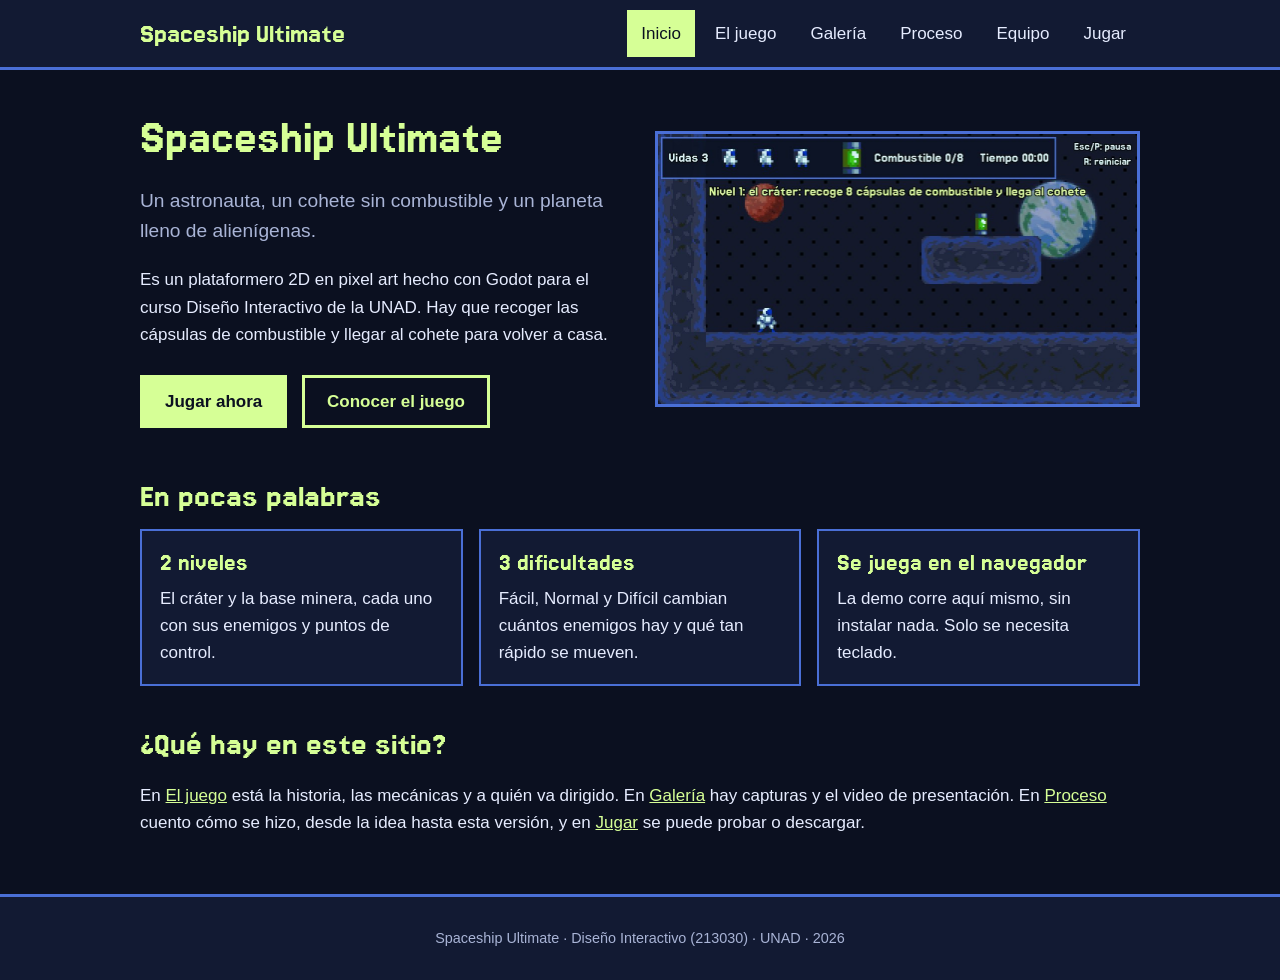
<file: index.html>
<!DOCTYPE html>
<html lang="es">
<head>
  <meta charset="UTF-8">
  <meta name="viewport" content="width=device-width, initial-scale=1.0">
  <meta name="description" content="Spaceship Ultimate, un plataformero 2D en pixel art hecho en Godot.">
  <title>Inicio | Spaceship Ultimate</title>
  <link rel="icon" href="img/icono.png">
  <link rel="preconnect" href="https://fonts.googleapis.com">
  <link rel="preconnect" href="https://fonts.gstatic.com" crossorigin>
  <link href="https://fonts.googleapis.com/css2?family=Jersey+15&display=swap" rel="stylesheet">
  <link rel="stylesheet" href="css/estilos.css">
</head>
<body>
  <header>
    <div class="contenedor barra">
      <a class="logo" href="index.html">Spaceship Ultimate</a>
      <button class="boton-menu" aria-label="Abrir el menú">☰</button>
      <nav>
        <ul>
        <li><a href="index.html" class="activo">Inicio</a></li>
        <li><a href="juego.html">El juego</a></li>
        <li><a href="galeria.html">Galería</a></li>
        <li><a href="proceso.html">Proceso</a></li>
        <li><a href="equipo.html">Equipo</a></li>
        <li><a href="jugar.html">Jugar</a></li>
        </ul>
      </nav>
    </div>
  </header>

  <main class="contenedor">

    <section class="portada">
      <div>
        <h1>Spaceship Ultimate</h1>
        <p class="lema">Un astronauta, un cohete sin combustible y un planeta lleno de alienígenas.</p>
        <p>Es un plataformero 2D en pixel art hecho con Godot para el curso Diseño Interactivo de la UNAD.
          Hay que recoger las cápsulas de combustible y llegar al cohete para volver a casa.</p>
        <a class="boton principal" href="jugar.html">Jugar ahora</a>
        <a class="boton" href="juego.html">Conocer el juego</a>
      </div>
      <div>
        <img class="marco" src="img/nivel_1.jpg" alt="El astronauta en el nivel 1, con el HUD de vidas, combustible y tiempo">
      </div>
    </section>

    <section class="aparecer">
      <h2>En pocas palabras</h2>
      <div class="tarjetas">
        <div class="tarjeta">
          <h3>2 niveles</h3>
          <p>El cráter y la base minera, cada uno con sus enemigos y puntos de control.</p>
        </div>
        <div class="tarjeta">
          <h3>3 dificultades</h3>
          <p>Fácil, Normal y Difícil cambian cuántos enemigos hay y qué tan rápido se mueven.</p>
        </div>
        <div class="tarjeta">
          <h3>Se juega en el navegador</h3>
          <p>La demo corre aquí mismo, sin instalar nada. Solo se necesita teclado.</p>
        </div>
      </div>
    </section>

    <section class="aparecer">
      <h2>¿Qué hay en este sitio?</h2>
      <p>En <a href="juego.html">El juego</a> está la historia, las mecánicas y a quién va dirigido.
        En <a href="galeria.html">Galería</a> hay capturas y el video de presentación.
        En <a href="proceso.html">Proceso</a> cuento cómo se hizo, desde la idea hasta esta versión,
        y en <a href="jugar.html">Jugar</a> se puede probar o descargar.</p>
    </section>

  </main>

  <footer>
    <p>Spaceship Ultimate · Diseño Interactivo (213030) · UNAD · <span id="anio"></span></p>
  </footer>

  <script src="js/main.js"></script>
</body>
</html>
</file>
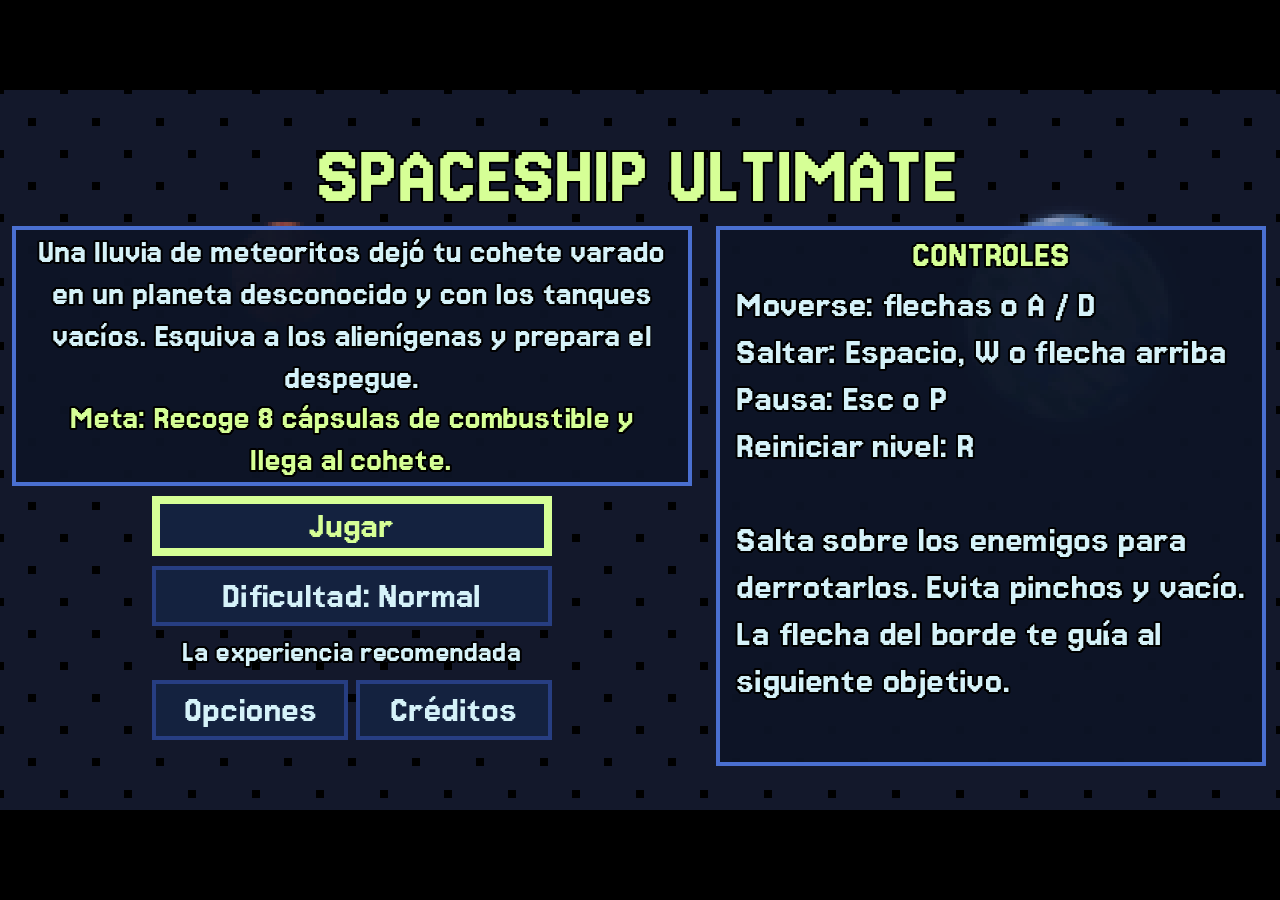
<file: demo/index.html>
<!DOCTYPE html>
<html lang="en">
	<head>
		<meta charset="utf-8">
		<meta name="viewport" content="width=device-width, user-scalable=no, initial-scale=1.0">
		<title>Spaceship Ultimate</title>
		<style>
html, body, #canvas {
	margin: 0;
	padding: 0;
	border: 0;
}

body {
	color: white;
	background-color: black;
	overflow: hidden;
	touch-action: none;
}

#canvas {
	display: block;
}

#canvas:focus {
	outline: none;
}

#status, #status-splash, #status-progress {
	position: absolute;
	left: 0;
	right: 0;
}

#status, #status-splash {
	top: 0;
	bottom: 0;
}

#status {
	background-color: #242424;
	display: flex;
	flex-direction: column;
	justify-content: center;
	align-items: center;
	visibility: hidden;
}

#status-splash {
	max-height: 100%;
	max-width: 100%;
	margin: auto;
}

#status-progress, #status-notice {
	display: none;
}

#status-progress {
	bottom: 10%;
	width: 50%;
	margin: 0 auto;
}

#status-notice {
	background-color: #5b3943;
	border-radius: 0.5rem;
	border: 1px solid #9b3943;
	color: #e0e0e0;
	font-family: 'Noto Sans', 'Droid Sans', Arial, sans-serif;
	line-height: 1.3;
	margin: 0 2rem;
	overflow: hidden;
	padding: 1rem;
	text-align: center;
	z-index: 1;
}
		</style>
		<link id="-gd-engine-icon" rel="icon" type="image/png" href="index.icon.png" />
<link rel="apple-touch-icon" href="index.apple-touch-icon.png"/>

	</head>
	<body>
		<canvas id="canvas">
			Your browser does not support the canvas tag.
		</canvas>

		<noscript>
			Your browser does not support JavaScript.
		</noscript>

		<div id="status">
			<img id="status-splash" src="index.png" alt="">
			<progress id="status-progress"></progress>
			<div id="status-notice"></div>
		</div>

		<script src="index.js"></script>
		<script>
const GODOT_CONFIG = {"args":[],"canvasResizePolicy":2,"ensureCrossOriginIsolationHeaders":true,"executable":"index","experimentalVK":false,"fileSizes":{"index.pck":4426736,"index.wasm":35376909},"focusCanvas":true,"gdextensionLibs":[]};
const GODOT_THREADS_ENABLED = false;
const engine = new Engine(GODOT_CONFIG);

(function () {
	const statusOverlay = document.getElementById('status');
	const statusProgress = document.getElementById('status-progress');
	const statusNotice = document.getElementById('status-notice');

	let initializing = true;
	let statusMode = '';

	function setStatusMode(mode) {
		if (statusMode === mode || !initializing) {
			return;
		}
		if (mode === 'hidden') {
			statusOverlay.remove();
			initializing = false;
			return;
		}
		statusOverlay.style.visibility = 'visible';
		statusProgress.style.display = mode === 'progress' ? 'block' : 'none';
		statusNotice.style.display = mode === 'notice' ? 'block' : 'none';
		statusMode = mode;
	}

	function setStatusNotice(text) {
		while (statusNotice.lastChild) {
			statusNotice.removeChild(statusNotice.lastChild);
		}
		const lines = text.split('\n');
		lines.forEach((line) => {
			statusNotice.appendChild(document.createTextNode(line));
			statusNotice.appendChild(document.createElement('br'));
		});
	}

	function displayFailureNotice(err) {
		console.error(err);
		if (err instanceof Error) {
			setStatusNotice(err.message);
		} else if (typeof err === 'string') {
			setStatusNotice(err);
		} else {
			setStatusNotice('An unknown error occured');
		}
		setStatusMode('notice');
		initializing = false;
	}

	const missing = Engine.getMissingFeatures({
		threads: GODOT_THREADS_ENABLED,
	});

	if (missing.length !== 0) {
		if (GODOT_CONFIG['serviceWorker'] && GODOT_CONFIG['ensureCrossOriginIsolationHeaders'] && 'serviceWorker' in navigator) {
			// There's a chance that installing the service worker would fix the issue
			Promise.race([
				navigator.serviceWorker.getRegistration().then((registration) => {
					if (registration != null) {
						return Promise.reject(new Error('Service worker already exists.'));
					}
					return registration;
				}).then(() => engine.installServiceWorker()),
				// For some reason, `getRegistration()` can stall
				new Promise((resolve) => {
					setTimeout(() => resolve(), 2000);
				}),
			]).catch((err) => {
				console.error('Error while registering service worker:', err);
			}).then(() => {
				window.location.reload();
			});
		} else {
			// Display the message as usual
			const missingMsg = 'Error\nThe following features required to run Godot projects on the Web are missing:\n';
			displayFailureNotice(missingMsg + missing.join('\n'));
		}
	} else {
		setStatusMode('progress');
		engine.startGame({
			'onProgress': function (current, total) {
				if (current > 0 && total > 0) {
					statusProgress.value = current;
					statusProgress.max = total;
				} else {
					statusProgress.removeAttribute('value');
					statusProgress.removeAttribute('max');
				}
			},
		}).then(() => {
			setStatusMode('hidden');
		}, displayFailureNotice);
	}
}());
		</script>
	</body>
</html>
</file>
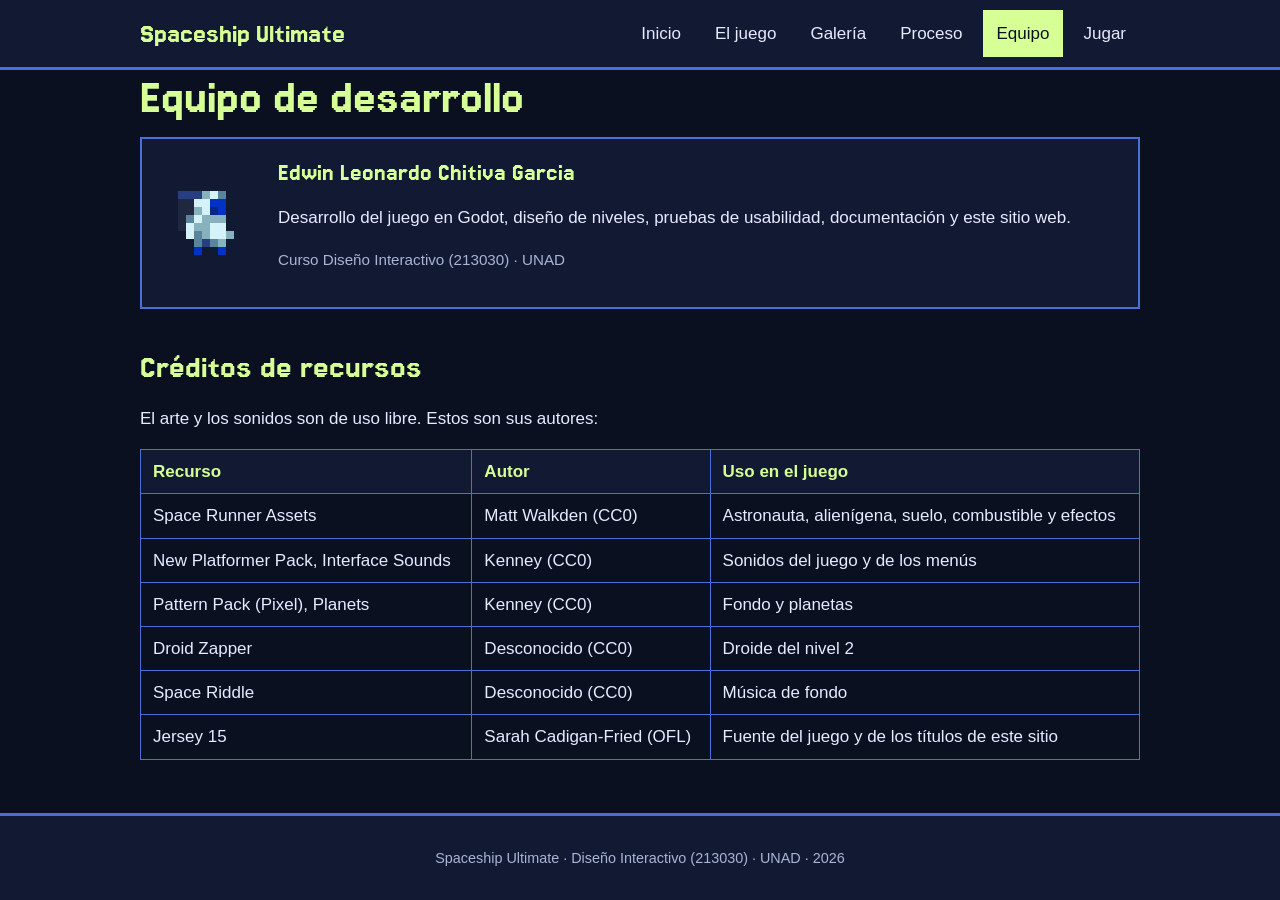
<file: equipo.html>
<!DOCTYPE html>
<html lang="es">
<head>
  <meta charset="UTF-8">
  <meta name="viewport" content="width=device-width, initial-scale=1.0">
  <meta name="description" content="Equipo de desarrollo y créditos de Spaceship Ultimate.">
  <title>Equipo | Spaceship Ultimate</title>
  <link rel="icon" href="img/icono.png">
  <link rel="preconnect" href="https://fonts.googleapis.com">
  <link rel="preconnect" href="https://fonts.gstatic.com" crossorigin>
  <link href="https://fonts.googleapis.com/css2?family=Jersey+15&display=swap" rel="stylesheet">
  <link rel="stylesheet" href="css/estilos.css">
</head>
<body>
  <header>
    <div class="contenedor barra">
      <a class="logo" href="index.html">Spaceship Ultimate</a>
      <button class="boton-menu" aria-label="Abrir el menú">☰</button>
      <nav>
        <ul>
        <li><a href="index.html">Inicio</a></li>
        <li><a href="juego.html">El juego</a></li>
        <li><a href="galeria.html">Galería</a></li>
        <li><a href="proceso.html">Proceso</a></li>
        <li><a href="equipo.html" class="activo">Equipo</a></li>
        <li><a href="jugar.html">Jugar</a></li>
        </ul>
      </nav>
    </div>
  </header>

  <main class="contenedor">

    <h1>Equipo de desarrollo</h1>

    <section class="persona">
      <img src="img/astronauta.png" alt="El astronauta del juego">
      <div>
        <h3>Edwin Leonardo Chitiva Garcia</h3>
        <p>Desarrollo del juego en Godot, diseño de niveles, pruebas de usabilidad, documentación y este sitio web.</p>
        <p class="nota">Curso Diseño Interactivo (213030) · UNAD</p>
      </div>
    </section>

    <section class="aparecer">
      <h2>Créditos de recursos</h2>
      <p>El arte y los sonidos son de uso libre. Estos son sus autores:</p>
      <table>
        <tr><th>Recurso</th><th>Autor</th><th>Uso en el juego</th></tr>
        <tr><td>Space Runner Assets</td><td>Matt Walkden (CC0)</td><td>Astronauta, alienígena, suelo, combustible y efectos</td></tr>
        <tr><td>New Platformer Pack, Interface Sounds</td><td>Kenney (CC0)</td><td>Sonidos del juego y de los menús</td></tr>
        <tr><td>Pattern Pack (Pixel), Planets</td><td>Kenney (CC0)</td><td>Fondo y planetas</td></tr>
        <tr><td>Droid Zapper</td><td>Desconocido (CC0)</td><td>Droide del nivel 2</td></tr>
        <tr><td>Space Riddle</td><td>Desconocido (CC0)</td><td>Música de fondo</td></tr>
        <tr><td>Jersey 15</td><td>Sarah Cadigan-Fried (OFL)</td><td>Fuente del juego y de los títulos de este sitio</td></tr>
      </table>
    </section>

  </main>

  <footer>
    <p>Spaceship Ultimate · Diseño Interactivo (213030) · UNAD · <span id="anio"></span></p>
  </footer>

  <script src="js/main.js"></script>
</body>
</html>
</file>
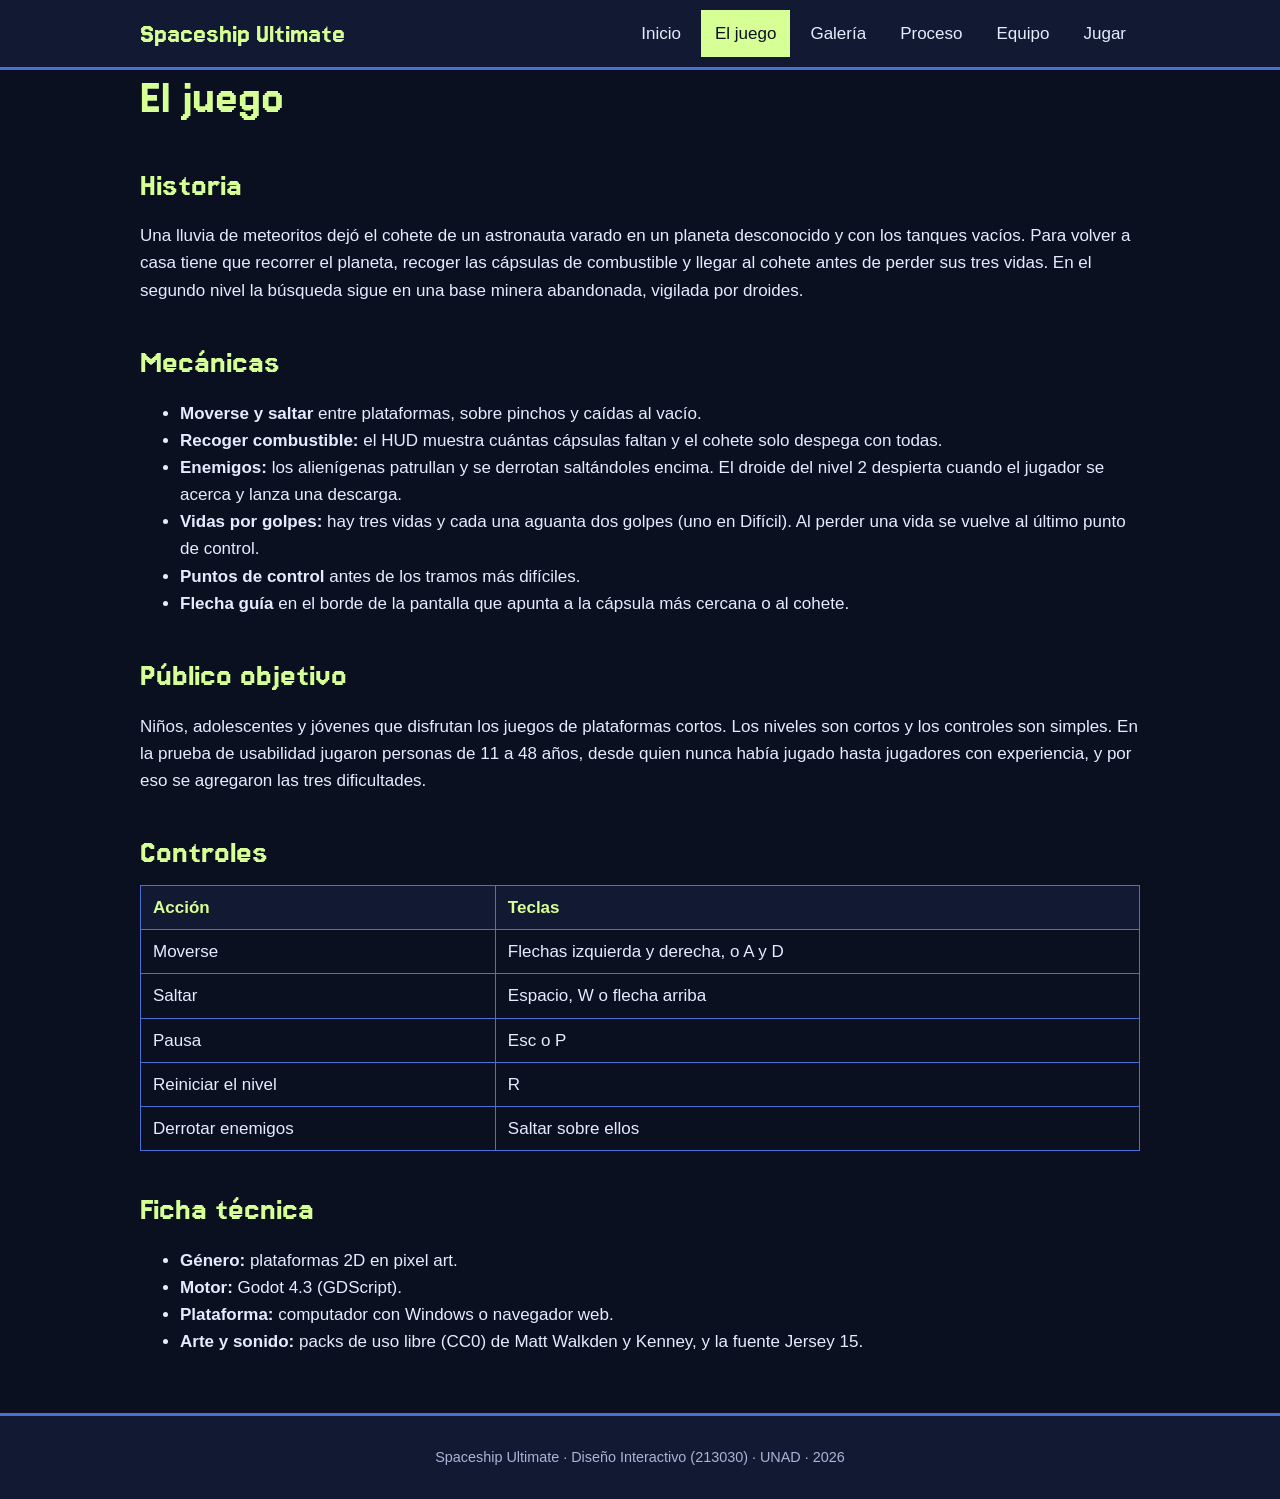
<file: juego.html>
<!DOCTYPE html>
<html lang="es">
<head>
  <meta charset="UTF-8">
  <meta name="viewport" content="width=device-width, initial-scale=1.0">
  <meta name="description" content="Historia, mecánicas, público objetivo y controles de Spaceship Ultimate.">
  <title>El juego | Spaceship Ultimate</title>
  <link rel="icon" href="img/icono.png">
  <link rel="preconnect" href="https://fonts.googleapis.com">
  <link rel="preconnect" href="https://fonts.gstatic.com" crossorigin>
  <link href="https://fonts.googleapis.com/css2?family=Jersey+15&display=swap" rel="stylesheet">
  <link rel="stylesheet" href="css/estilos.css">
</head>
<body>
  <header>
    <div class="contenedor barra">
      <a class="logo" href="index.html">Spaceship Ultimate</a>
      <button class="boton-menu" aria-label="Abrir el menú">☰</button>
      <nav>
        <ul>
        <li><a href="index.html">Inicio</a></li>
        <li><a href="juego.html" class="activo">El juego</a></li>
        <li><a href="galeria.html">Galería</a></li>
        <li><a href="proceso.html">Proceso</a></li>
        <li><a href="equipo.html">Equipo</a></li>
        <li><a href="jugar.html">Jugar</a></li>
        </ul>
      </nav>
    </div>
  </header>

  <main class="contenedor">

    <h1>El juego</h1>

    <section>
      <h2>Historia</h2>
      <p>Una lluvia de meteoritos dejó el cohete de un astronauta varado en un planeta desconocido y con los
        tanques vacíos. Para volver a casa tiene que recorrer el planeta, recoger las cápsulas de combustible
        y llegar al cohete antes de perder sus tres vidas. En el segundo nivel la búsqueda sigue en una base
        minera abandonada, vigilada por droides.</p>
    </section>

    <section class="aparecer">
      <h2>Mecánicas</h2>
      <ul>
        <li><strong>Moverse y saltar</strong> entre plataformas, sobre pinchos y caídas al vacío.</li>
        <li><strong>Recoger combustible:</strong> el HUD muestra cuántas cápsulas faltan y el cohete solo despega con todas.</li>
        <li><strong>Enemigos:</strong> los alienígenas patrullan y se derrotan saltándoles encima. El droide del nivel 2
          despierta cuando el jugador se acerca y lanza una descarga.</li>
        <li><strong>Vidas por golpes:</strong> hay tres vidas y cada una aguanta dos golpes (uno en Difícil).
          Al perder una vida se vuelve al último punto de control.</li>
        <li><strong>Puntos de control</strong> antes de los tramos más difíciles.</li>
        <li><strong>Flecha guía</strong> en el borde de la pantalla que apunta a la cápsula más cercana o al cohete.</li>
      </ul>
    </section>

    <section class="aparecer">
      <h2>Público objetivo</h2>
      <p>Niños, adolescentes y jóvenes que disfrutan los juegos de plataformas cortos. Los niveles son
        cortos y los controles son simples. En la prueba de usabilidad jugaron personas de 11 a 48 años, desde
        quien nunca había jugado hasta jugadores con experiencia, y por eso se agregaron las tres dificultades.</p>
    </section>

    <section class="aparecer">
      <h2>Controles</h2>
      <table>
        <tr><th>Acción</th><th>Teclas</th></tr>
        <tr><td>Moverse</td><td>Flechas izquierda y derecha, o A y D</td></tr>
        <tr><td>Saltar</td><td>Espacio, W o flecha arriba</td></tr>
        <tr><td>Pausa</td><td>Esc o P</td></tr>
        <tr><td>Reiniciar el nivel</td><td>R</td></tr>
        <tr><td>Derrotar enemigos</td><td>Saltar sobre ellos</td></tr>
      </table>
    </section>

    <section class="aparecer">
      <h2>Ficha técnica</h2>
      <ul>
        <li><strong>Género:</strong> plataformas 2D en pixel art.</li>
        <li><strong>Motor:</strong> Godot 4.3 (GDScript).</li>
        <li><strong>Plataforma:</strong> computador con Windows o navegador web.</li>
        <li><strong>Arte y sonido:</strong> packs de uso libre (CC0) de Matt Walkden y Kenney, y la fuente Jersey 15.</li>
      </ul>
    </section>

  </main>

  <footer>
    <p>Spaceship Ultimate · Diseño Interactivo (213030) · UNAD · <span id="anio"></span></p>
  </footer>

  <script src="js/main.js"></script>
</body>
</html>
</file>
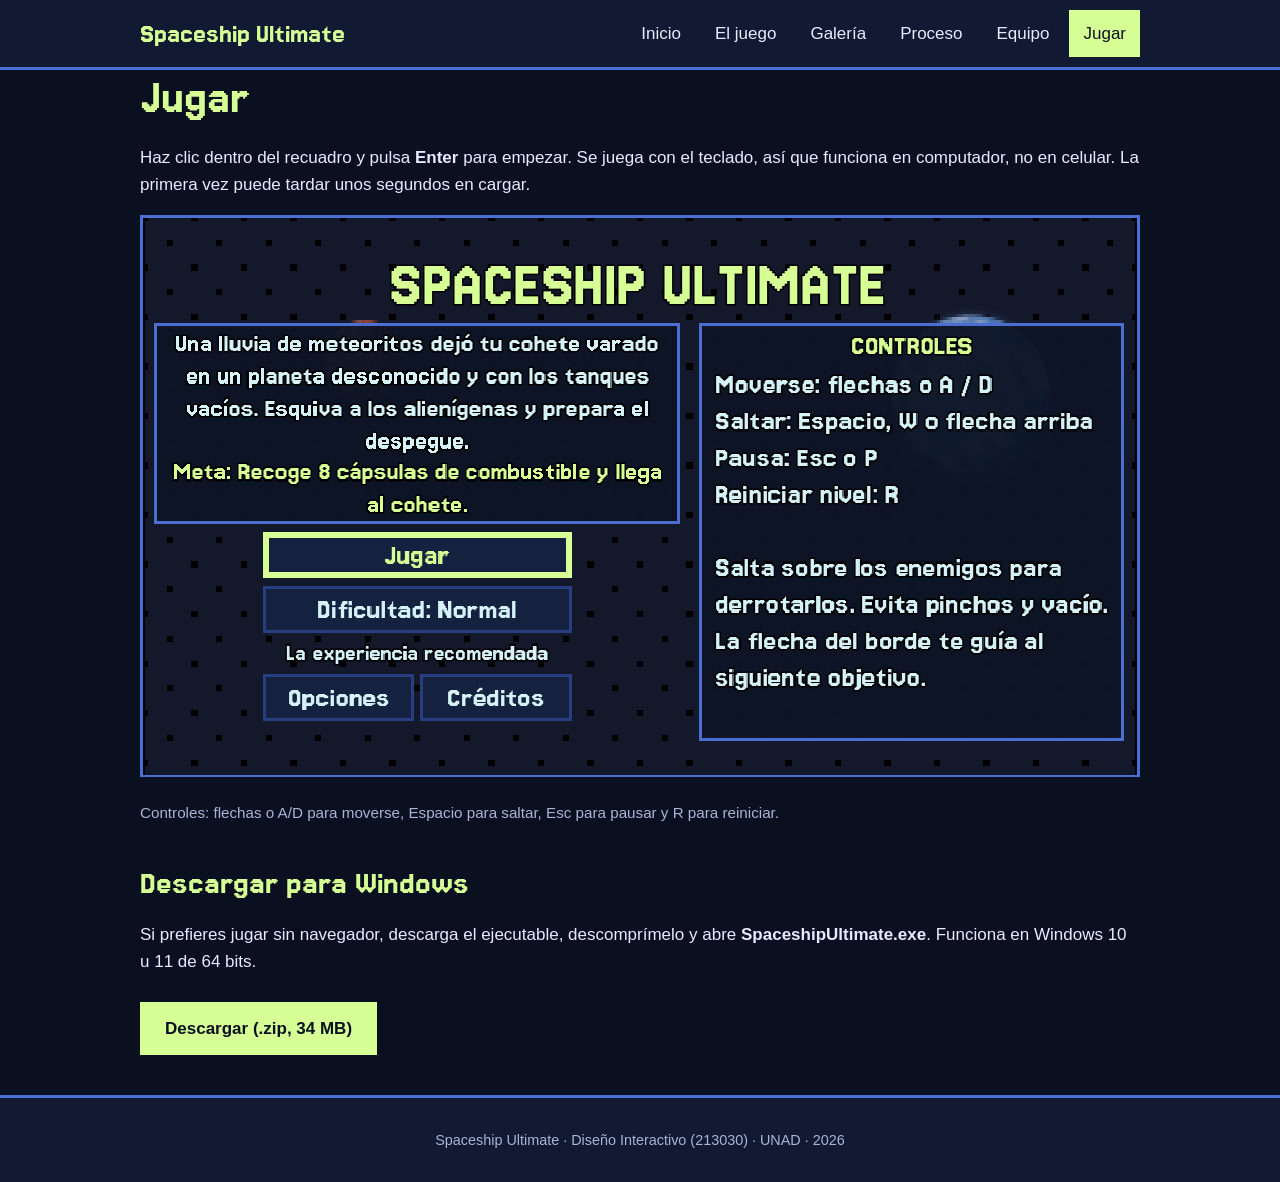
<file: jugar.html>
<!DOCTYPE html>
<html lang="es">
<head>
  <meta charset="UTF-8">
  <meta name="viewport" content="width=device-width, initial-scale=1.0">
  <meta name="description" content="Demo jugable de Spaceship Ultimate en el navegador y descarga para Windows.">
  <title>Jugar | Spaceship Ultimate</title>
  <link rel="icon" href="img/icono.png">
  <link rel="preconnect" href="https://fonts.googleapis.com">
  <link rel="preconnect" href="https://fonts.gstatic.com" crossorigin>
  <link href="https://fonts.googleapis.com/css2?family=Jersey+15&display=swap" rel="stylesheet">
  <link rel="stylesheet" href="css/estilos.css">
</head>
<body>
  <header>
    <div class="contenedor barra">
      <a class="logo" href="index.html">Spaceship Ultimate</a>
      <button class="boton-menu" aria-label="Abrir el menú">☰</button>
      <nav>
        <ul>
        <li><a href="index.html">Inicio</a></li>
        <li><a href="juego.html">El juego</a></li>
        <li><a href="galeria.html">Galería</a></li>
        <li><a href="proceso.html">Proceso</a></li>
        <li><a href="equipo.html">Equipo</a></li>
        <li><a href="jugar.html" class="activo">Jugar</a></li>
        </ul>
      </nav>
    </div>
  </header>

  <main class="contenedor">

    <h1>Jugar</h1>

    <section>
      <p>Haz clic dentro del recuadro y pulsa <strong>Enter</strong> para empezar. Se juega con el teclado,
        así que funciona en computador, no en celular. La primera vez puede tardar unos segundos en cargar.</p>
      <iframe class="demo" src="demo/index.html" title="Demo jugable de Spaceship Ultimate"></iframe>
      <p class="nota">Controles: flechas o A/D para moverse, Espacio para saltar, Esc para pausar y R para reiniciar.</p>
    </section>

    <section class="aparecer">
      <h2>Descargar para Windows</h2>
      <p>Si prefieres jugar sin navegador, descarga el ejecutable, descomprímelo y abre
        <strong>SpaceshipUltimate.exe</strong>. Funciona en Windows 10 u 11 de 64 bits.</p>
      <a class="boton principal" href="descargas/SpaceshipUltimate.zip" download>Descargar (.zip, 34 MB)</a>
    </section>

  </main>

  <footer>
    <p>Spaceship Ultimate · Diseño Interactivo (213030) · UNAD · <span id="anio"></span></p>
  </footer>

  <script src="js/main.js"></script>
</body>
</html>
</file>
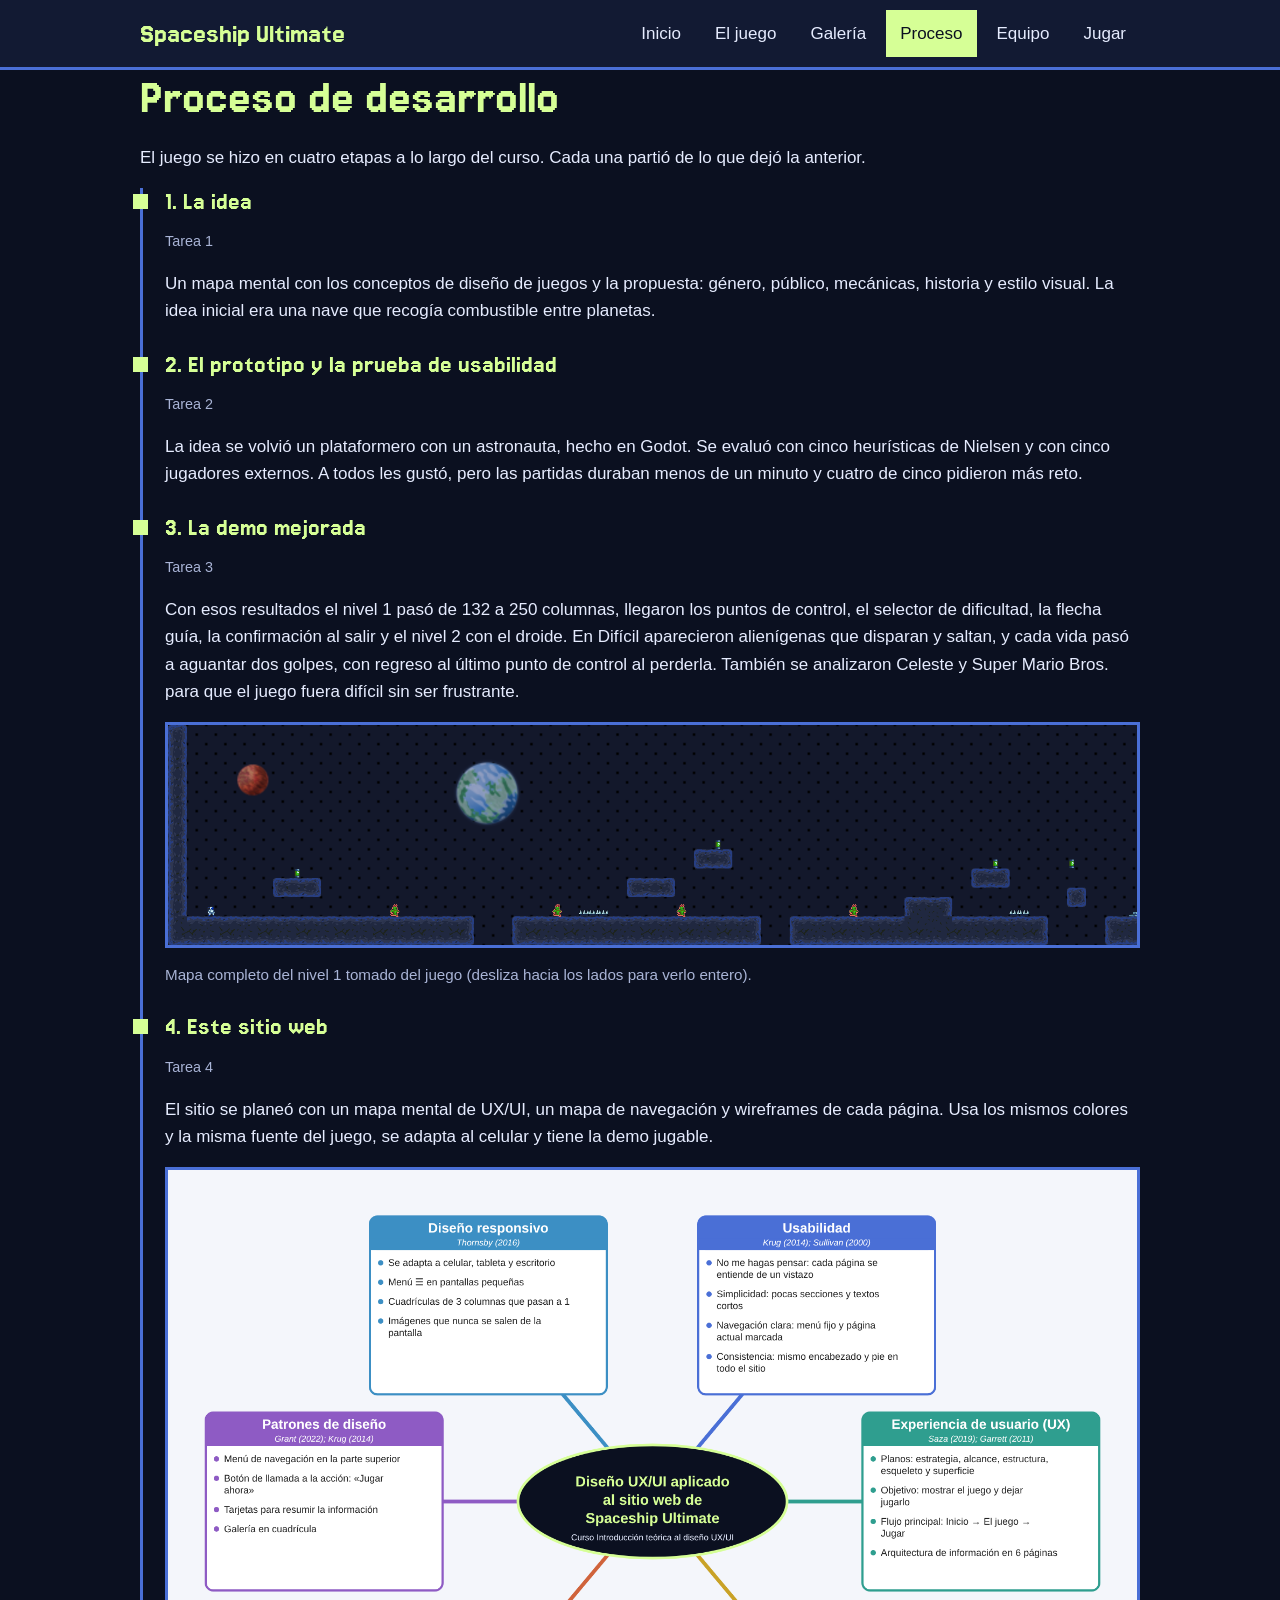
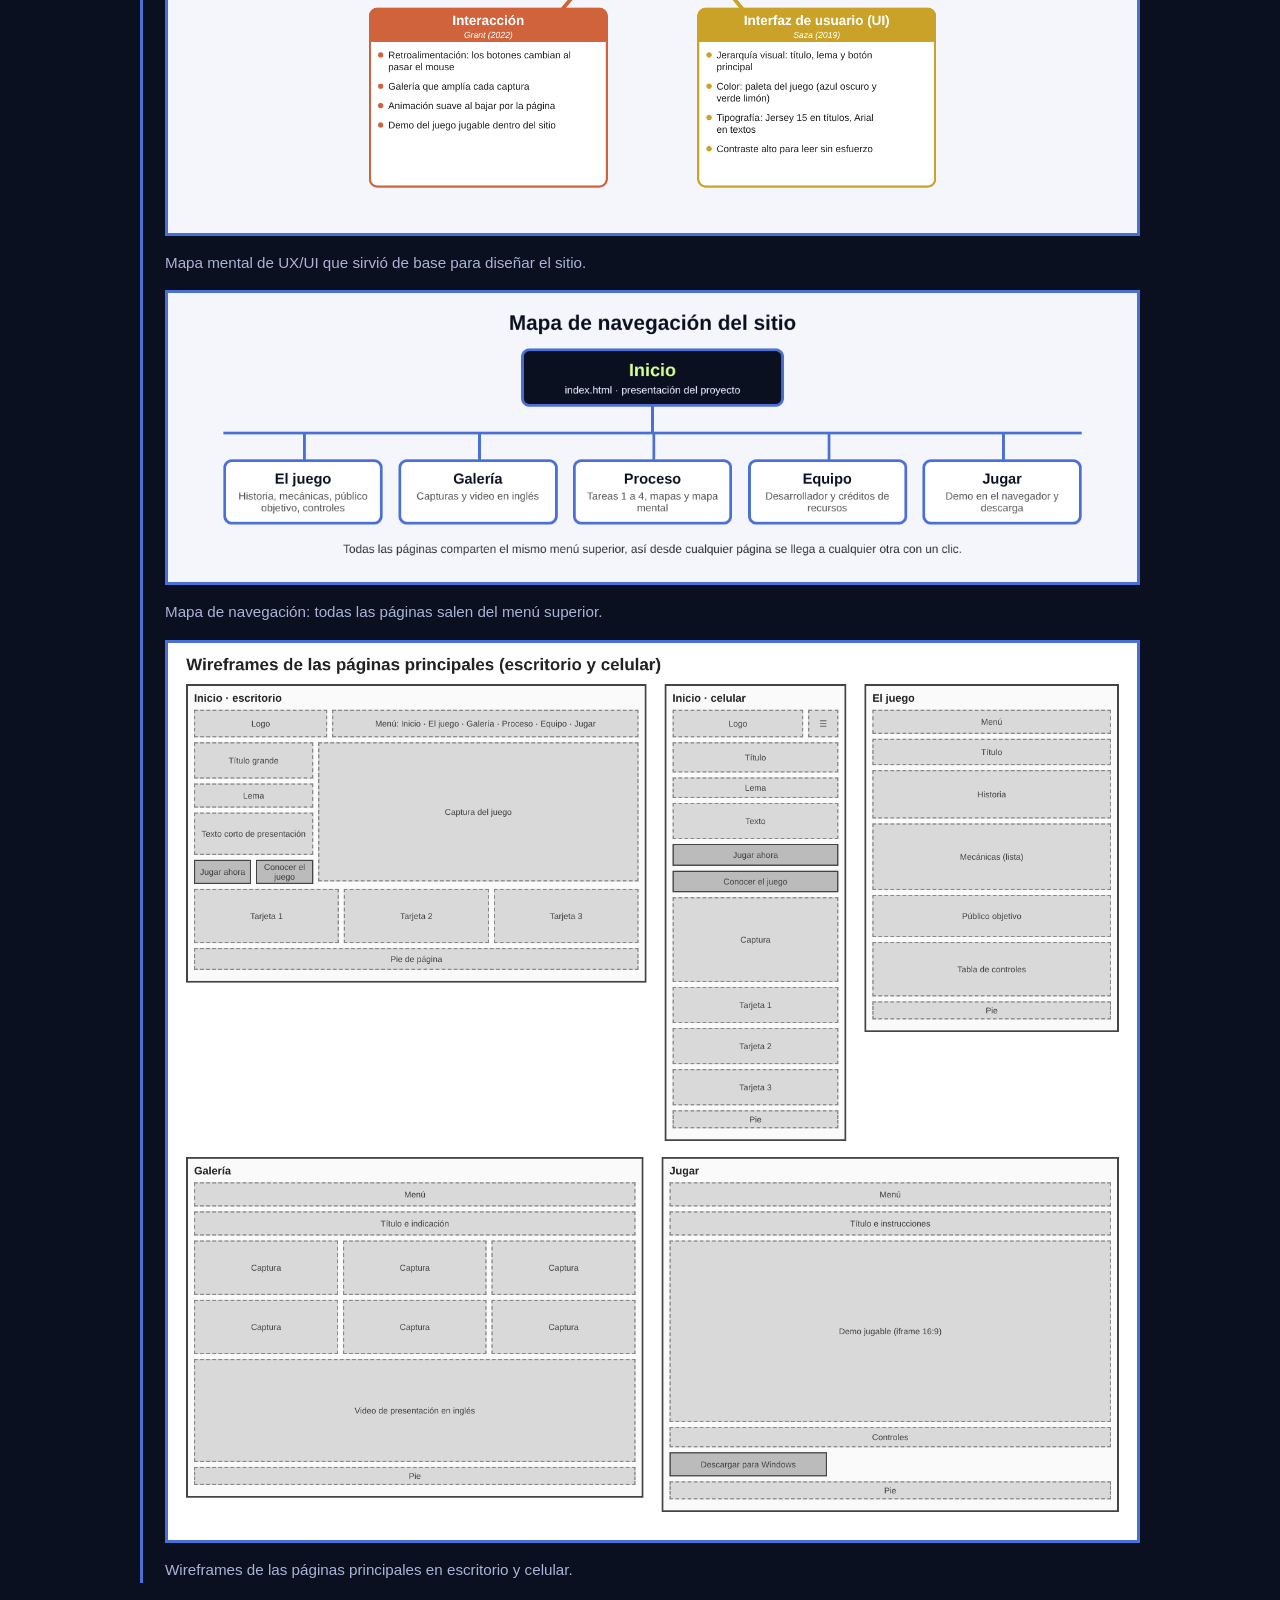
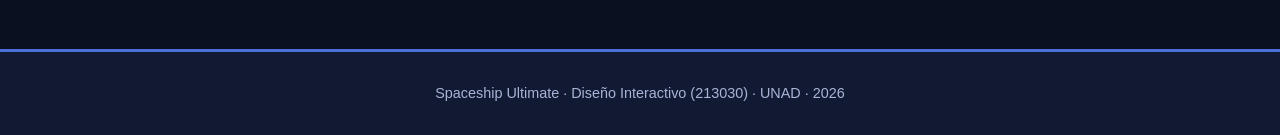
<file: proceso.html>
<!DOCTYPE html>
<html lang="es">
<head>
  <meta charset="UTF-8">
  <meta name="viewport" content="width=device-width, initial-scale=1.0">
  <meta name="description" content="Cómo se hizo Spaceship Ultimate, de la idea al sitio web.">
  <title>Proceso | Spaceship Ultimate</title>
  <link rel="icon" href="img/icono.png">
  <link rel="preconnect" href="https://fonts.googleapis.com">
  <link rel="preconnect" href="https://fonts.gstatic.com" crossorigin>
  <link href="https://fonts.googleapis.com/css2?family=Jersey+15&display=swap" rel="stylesheet">
  <link rel="stylesheet" href="css/estilos.css">
</head>
<body>
  <header>
    <div class="contenedor barra">
      <a class="logo" href="index.html">Spaceship Ultimate</a>
      <button class="boton-menu" aria-label="Abrir el menú">☰</button>
      <nav>
        <ul>
        <li><a href="index.html">Inicio</a></li>
        <li><a href="juego.html">El juego</a></li>
        <li><a href="galeria.html">Galería</a></li>
        <li><a href="proceso.html" class="activo">Proceso</a></li>
        <li><a href="equipo.html">Equipo</a></li>
        <li><a href="jugar.html">Jugar</a></li>
        </ul>
      </nav>
    </div>
  </header>

  <main class="contenedor">

    <h1>Proceso de desarrollo</h1>
    <p>El juego se hizo en cuatro etapas a lo largo del curso. Cada una partió de lo que dejó la anterior.</p>

    <section class="linea">
      <div class="paso aparecer">
        <h3>1. La idea</h3>
        <p class="fecha">Tarea 1</p>
        <p>Un mapa mental con los conceptos de diseño de juegos y la propuesta: género, público, mecánicas,
          historia y estilo visual. La idea inicial era una nave que recogía combustible entre planetas.</p>
      </div>

      <div class="paso aparecer">
        <h3>2. El prototipo y la prueba de usabilidad</h3>
        <p class="fecha">Tarea 2</p>
        <p>La idea se volvió un plataformero con un astronauta, hecho en Godot. Se evaluó con cinco heurísticas
          de Nielsen y con cinco jugadores externos. A todos les gustó, pero las partidas duraban menos de un
          minuto y cuatro de cinco pidieron más reto.</p>
      </div>

      <div class="paso aparecer">
        <h3>3. La demo mejorada</h3>
        <p class="fecha">Tarea 3</p>
        <p>Con esos resultados el nivel 1 pasó de 132 a 250 columnas, llegaron los puntos de control, el selector
          de dificultad, la flecha guía, la confirmación al salir y el nivel 2 con el droide. En Difícil
          aparecieron alienígenas que disparan y saltan, y cada vida pasó a aguantar dos golpes, con regreso
          al último punto de control al perderla. También se analizaron Celeste y Super Mario Bros. para que
          el juego fuera difícil sin ser frustrante.</p>
        <div class="mapa">
          <img src="img/mapa_nivel_1.png" alt="Mapa completo del nivel 1">
        </div>
        <p class="nota">Mapa completo del nivel 1 tomado del juego (desliza hacia los lados para verlo entero).</p>
      </div>

      <div class="paso aparecer">
        <h3>4. Este sitio web</h3>
        <p class="fecha">Tarea 4</p>
        <p>El sitio se planeó con un mapa mental de UX/UI, un mapa de navegación y wireframes de cada página.
          Usa los mismos colores y la misma fuente del juego, se adapta al celular y tiene la demo jugable.</p>
        <img class="marco" src="img/mapa_mental_uxui.png" alt="Mapa mental de conceptos UX/UI aplicados al sitio">
        <p class="nota">Mapa mental de UX/UI que sirvió de base para diseñar el sitio.</p>
        <img class="marco" src="img/mapa_sitio.png" alt="Mapa de navegación del sitio">
        <p class="nota">Mapa de navegación: todas las páginas salen del menú superior.</p>
        <img class="marco" src="img/wireframes.png" alt="Wireframes de las páginas principales">
        <p class="nota">Wireframes de las páginas principales en escritorio y celular.</p>
      </div>
    </section>

  </main>

  <footer>
    <p>Spaceship Ultimate · Diseño Interactivo (213030) · UNAD · <span id="anio"></span></p>
  </footer>

  <script src="js/main.js"></script>
</body>
</html>
</file>
<file: css/estilos.css>
/* Estilos del sitio de Spaceship Ultimate.
   Los colores salen de la interfaz del juego: fondo azul oscuro,
   bordes azules y el verde limón de los títulos. */

:root {
  --fondo: #0b1020;
  --panel: #121a33;
  --borde: #4a6fd6;
  --acento: #d6ff96;
  --texto: #e6ecff;
  --texto-suave: #a9b4d6;
}

* {
  box-sizing: border-box;
}

html {
  background-color: var(--fondo);
}

/* El pie de página queda abajo aunque la página tenga poco contenido */
body {
  margin: 0;
  min-height: 100vh;
  display: flex;
  flex-direction: column;
  background-color: var(--fondo);
  color: var(--texto);
  font-family: Arial, Helvetica, sans-serif;
  font-size: 17px;
  line-height: 1.6;
}

h1, h2, h3 {
  font-family: "Jersey 15", Arial, sans-serif;
  font-weight: normal;
  color: var(--acento);
  line-height: 1.1;
}

h1 { font-size: 3.2rem; margin: 0 0 10px; }
h2 { font-size: 2.2rem; margin: 40px 0 12px; }
h3 { font-size: 1.6rem; margin: 0 0 8px; }

a {
  color: var(--acento);
}

img {
  max-width: 100%;
  display: block;
}

.contenedor {
  width: 90%;
  max-width: 1000px;
  margin: 0 auto;
}

/* ---------- Encabezado y menú ---------- */

header {
  background-color: var(--panel);
  border-bottom: 3px solid var(--borde);
  position: sticky;
  top: 0;
  z-index: 10;
}

.barra {
  display: flex;
  justify-content: space-between;
  align-items: center;
  padding: 10px 0;
}

.logo {
  font-family: "Jersey 15", Arial, sans-serif;
  font-size: 1.8rem;
  color: var(--acento);
  text-decoration: none;
}

nav ul {
  list-style: none;
  display: flex;
  gap: 6px;
  margin: 0;
  padding: 0;
}

nav a {
  display: block;
  padding: 8px 12px;
  color: var(--texto);
  text-decoration: none;
  border: 2px solid transparent;
}

nav a:hover {
  border-color: var(--borde);
}

/* La página donde está el usuario queda marcada en el menú */
nav a.activo {
  color: var(--fondo);
  background-color: var(--acento);
}

.boton-menu {
  display: none;
  background: none;
  border: 2px solid var(--borde);
  color: var(--texto);
  font-size: 1.4rem;
  padding: 2px 10px;
  cursor: pointer;
}

/* ---------- Secciones ---------- */

main {
  flex: 1;
  padding-bottom: 40px;
}

.portada {
  display: flex;
  gap: 30px;
  align-items: center;
  padding: 40px 0 10px;
}

.portada > div {
  flex: 1;
}

.lema {
  font-size: 1.2rem;
  color: var(--texto-suave);
}

.boton {
  display: inline-block;
  margin: 10px 10px 0 0;
  padding: 10px 22px;
  border: 3px solid var(--acento);
  color: var(--acento);
  text-decoration: none;
  font-weight: bold;
  transition: background-color 0.2s, color 0.2s;
}

.boton:hover,
.boton.principal {
  background-color: var(--acento);
  color: var(--fondo);
}

.boton.principal:hover {
  background-color: transparent;
  color: var(--acento);
}

.marco {
  border: 3px solid var(--borde);
}

.tarjetas {
  display: grid;
  grid-template-columns: repeat(3, 1fr);
  gap: 16px;
}

.tarjeta {
  background-color: var(--panel);
  border: 2px solid var(--borde);
  padding: 18px;
}

.tarjeta p {
  margin: 0;
}

.nota {
  color: var(--texto-suave);
  font-size: 0.95rem;
}

table {
  border-collapse: collapse;
  width: 100%;
}

th, td {
  border: 1px solid var(--borde);
  padding: 8px 12px;
  text-align: left;
}

th {
  background-color: var(--panel);
  color: var(--acento);
}

/* ---------- Galería ---------- */

.galeria {
  display: grid;
  grid-template-columns: repeat(3, 1fr);
  gap: 14px;
}

.galeria figure {
  margin: 0;
  background-color: var(--panel);
  border: 2px solid var(--borde);
  cursor: pointer;
  transition: transform 0.2s;
}

.galeria figure:hover {
  transform: translateY(-4px);
}

.galeria figcaption {
  padding: 6px 10px;
  font-size: 0.9rem;
}

/* Imagen ampliada al hacer clic en la galería */
.visor {
  display: none;
  position: fixed;
  inset: 0;
  background-color: rgba(0, 0, 0, 0.85);
  z-index: 20;
  justify-content: center;
  align-items: center;
  flex-direction: column;
  padding: 20px;
  cursor: pointer;
}

.visor.abierto {
  display: flex;
}

.visor img {
  max-height: 80vh;
  border: 3px solid var(--borde);
}

.visor p {
  margin-top: 10px;
}

/* ---------- Video y demo ---------- */

.video,
.demo {
  width: 100%;
  aspect-ratio: 16 / 9;
  border: 3px solid var(--borde);
  background-color: #000;
}

.pendiente {
  display: flex;
  align-items: center;
  justify-content: center;
  text-align: center;
  color: var(--texto-suave);
}

/* ---------- Proceso (línea de tiempo) ---------- */

.linea {
  border-left: 3px solid var(--borde);
  padding-left: 22px;
}

.paso {
  position: relative;
  margin-bottom: 26px;
}

.paso::before {
  content: "";
  position: absolute;
  left: -32px;
  top: 6px;
  width: 15px;
  height: 15px;
  background-color: var(--acento);
}

.fecha {
  color: var(--texto-suave);
  font-size: 0.9rem;
}

.mapa {
  overflow-x: auto;
  border: 3px solid var(--borde);
}

.mapa img {
  max-width: none;
  height: 220px;
}

/* ---------- Equipo ---------- */

.persona {
  display: flex;
  gap: 20px;
  align-items: center;
  background-color: var(--panel);
  border: 2px solid var(--borde);
  padding: 20px;
}

.persona img {
  width: 96px;
  image-rendering: pixelated;
}

/* ---------- Pie de página ---------- */

footer {
  border-top: 3px solid var(--borde);
  background-color: var(--panel);
  padding: 16px 0;
  text-align: center;
  color: var(--texto-suave);
  font-size: 0.9rem;
}

/* Las secciones aparecen suavemente al bajar por la página (ver main.js) */
.aparecer {
  opacity: 0;
  transform: translateY(20px);
  transition: opacity 0.6s, transform 0.6s;
}

.aparecer.visible {
  opacity: 1;
  transform: none;
}

/* ---------- Celulares y tabletas ---------- */

@media (max-width: 800px) {
  h1 { font-size: 2.6rem; }

  .portada {
    flex-direction: column;
  }

  .tarjetas,
  .galeria {
    grid-template-columns: 1fr 1fr;
  }

  .boton-menu {
    display: block;
  }

  /* El menú se esconde y se abre con el botón ☰ */
  nav {
    display: none;
    position: absolute;
    top: 100%;
    left: 0;
    right: 0;
    background-color: var(--panel);
    border-bottom: 3px solid var(--borde);
  }

  nav.abierto {
    display: block;
  }

  nav ul {
    flex-direction: column;
    padding: 10px 5%;
  }
}

@media (max-width: 500px) {
  .tarjetas,
  .galeria {
    grid-template-columns: 1fr;
  }

  .persona {
    flex-direction: column;
    text-align: center;
  }
}
</file>
